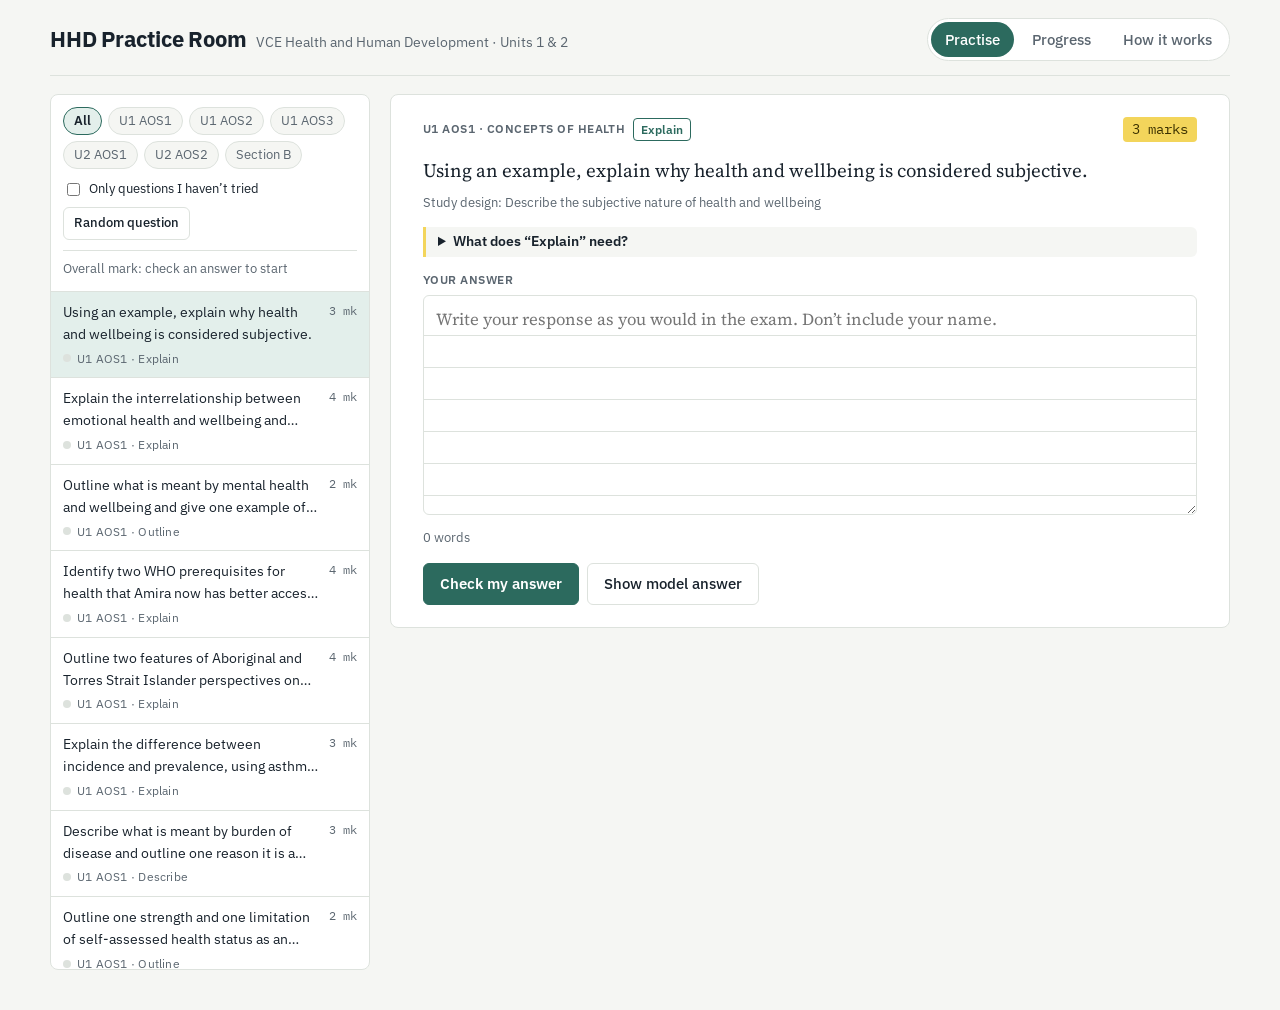
<file: index.html>
<!doctype html>
<html lang="en-AU">
<head>
<meta charset="utf-8">
<meta name="viewport" content="width=device-width,initial-scale=1,viewport-fit=cover">
<title>HHD Practice Room</title>
<meta name="description" content="VCE Health and Human Development Units 1 & 2 exam practice with marking guides and self-checking.">
<link rel="preconnect" href="https://fonts.googleapis.com">
<link rel="preconnect" href="https://fonts.gstatic.com" crossorigin>
<link rel="stylesheet" href="https://fonts.googleapis.com/css2?family=IBM+Plex+Sans:wght@400;500;600;700&family=Source+Serif+4:opsz,wght@8..60,400;8..60,600&family=IBM+Plex+Mono:wght@500&display=swap">
<link rel="stylesheet" href="styles.css">
<style>body{margin:0}img{max-width:100%}</style>
</head>
<body>
<div class="wrap">
<header class="top">
  <div class="brand"><h1>HHD Practice Room</h1><span>VCE Health and Human Development · Units 1 &amp; 2</span></div>
  <nav class="tabs" role="tablist" aria-label="Sections">
    <button role="tab" id="tab-practise" aria-selected="true" data-view="practise">Practise</button>
    <button role="tab" id="tab-progress" aria-selected="false" data-view="progress">Progress</button>
    <button role="tab" id="tab-about" aria-selected="false" data-view="about">How it works</button>
  </nav>
</header>

<main>
<section class="view" id="view-practise">
  <div class="practise">
    <aside class="list">
      <div class="filters">
        <div class="chips" id="areaChips"></div>
        <div class="listtools">
          <label style="font-size:.82rem;display:flex;gap:6px;align-items:center"><input type="checkbox" id="onlyNew"> Only questions I haven’t tried</label>
          <button class="btn small" id="randomBtn" type="button">Random question</button>
        </div>
        <div class="ov-mini" id="overallMini" aria-live="polite"></div>
      </div>
      <ul class="qlist" id="qlist"></ul>
    </aside>
    <article class="sheet" id="sheet"></article>
  </div>
</section>

<section class="view" id="view-progress" hidden></section>

<section class="view about" id="view-about" hidden>
  <h2>How marking works</h2>
  <p>This site doesn’t use AI to mark. When you select <strong>Check my answer</strong>, two things happen:</p>
  <ol>
    <li><strong>Automatic checks</strong> look for the habits that most often cost marks in VCAA exams, such as no dimension named, no direction (increase or decrease), or the case study not used. They don’t give marks. They point out things to look at.</li>
    <li><strong>You mark it yourself</strong> against the marking guide, point by point, with the model answer beside it. Only give yourself a mark if you can point to the sentence in your answer that earns it. If you’re unsure, leave it out and ask your teacher.</li>
  </ol>
  <p><strong>Your self-check mark is practice only.</strong> Your teacher’s mark is the one that counts.</p>
  <h2>Habits that cost marks</h2>
  <ul>
    <li><strong>Not linking.</strong> Saying “this improves physical health and wellbeing” is not enough. Show <em>how</em>: cause, then effect, then which dimension or indicator, and whether it goes up or down.</li>
    <li><strong>Generic statements.</strong> “Increases morbidity” earns less than “increases morbidity from asthma”.</li>
    <li><strong>Ignoring the stimulus.</strong> If a case study or data is given, quote it. Data needs numbers, units and years.</li>
    <li><strong>Unexplained abbreviations.</strong> Write “health and wellbeing (H&amp;W)” in full the first time in each question. Study design terms such as WHO, DALY, PBS and NDIS are fine. Never abbreviate “Aboriginal and Torres Strait Islander”.</li>
    <li><strong>Answering a different question.</strong> If it asks how <em>preventing</em> or <em>reducing</em> something helps, don’t write about the harm it causes. Read the question twice.</li>
    <li><strong>Comparing only one group.</strong> When a question is about a difference between groups, mention both groups.</li>
    <li><strong>Repeating one idea twice.</strong> When a question asks for two factors or two dimensions, each must be different.</li>
  </ul>
  <h2>Command terms</h2>
  <table id="termTable"><tbody></tbody></table>
  <h2>Your data</h2>
  <p>Everything you write stays in this browser on this device. Nothing is sent anywhere, and there’s no login. Your teacher can’t see your answers, and they won’t appear on another device. If you share a computer, others using the same browser can see your saved answers. Use <strong>Clear my progress</strong> on the Progress page when you’re done. Clearing your browser data also deletes them.</p>
</section>
</main>
</div>
<script src="questions.js"></script>
<script src="app.js"></script>
</body>
</html>
</file>
<file: styles.css>
/* Layout: exam-booklet workspace. Question list on the left, the answer page on the right, stacked on phones. */
:root{
  --bg:#f5f6f3; --paper:#ffffff; --ink:#18222c; --muted:#5b6670; --line:#dde2dd; --rule:#e7ebe6;
  --accent:#2c6a5e; --accent-ink:#ffffff; --accent-soft:#e3efeb;
  --mark:#f3d55b; --mark-ink:#3b3100;
  --good:#2f7a3d; --good-soft:#e5f2e6; --warn:#a2620a; --warn-soft:#fbf0dc; --bad:#b03a2e; --bad-soft:#f8e4e1;
  --f-ui:"IBM Plex Sans",system-ui,-apple-system,"Segoe UI",sans-serif;
  --f-q:"Source Serif 4",Georgia,"Times New Roman",serif;
  --f-num:"IBM Plex Mono",ui-monospace,Menlo,monospace;
  --r:8px;
}
@media (prefers-color-scheme: dark){:root:not([data-theme="light"]){
  --bg:#12181d; --paper:#1a2228; --ink:#e6ebe8; --muted:#9aa6ad; --line:#2d3940; --rule:#243036;
  --accent:#6bb8a6; --accent-ink:#0d1a17; --accent-soft:#1d3530;
  --mark:#d9bd45; --mark-ink:#231d00;
  --good:#7cc78a; --good-soft:#1c3122; --warn:#e2a54a; --warn-soft:#352816; --bad:#ec8a7f; --bad-soft:#3a1f1c;
  color-scheme:dark }}
:root[data-theme="dark"]{
  --bg:#12181d; --paper:#1a2228; --ink:#e6ebe8; --muted:#9aa6ad; --line:#2d3940; --rule:#243036;
  --accent:#6bb8a6; --accent-ink:#0d1a17; --accent-soft:#1d3530;
  --mark:#d9bd45; --mark-ink:#231d00;
  --good:#7cc78a; --good-soft:#1c3122; --warn:#e2a54a; --warn-soft:#352816; --bad:#ec8a7f; --bad-soft:#3a1f1c;
  color-scheme:dark }
*{box-sizing:border-box}
body{background:var(--bg);color:var(--ink);font-family:var(--f-ui);font-size:15px;line-height:1.55;
  padding-left:max(16px,env(safe-area-inset-left,0px));padding-right:max(16px,env(safe-area-inset-right,0px));padding-block:0 40px}
h1,h2,h3{text-wrap:balance;line-height:1.25;margin:0}
button,input,select,textarea{font:inherit;color:inherit}
:focus-visible{outline:2px solid var(--accent);outline-offset:2px}
.wrap{max-width:1180px;margin:0 auto}
header.top{display:flex;flex-wrap:wrap;align-items:center;justify-content:space-between;gap:12px;padding-block:18px 14px;border-bottom:1px solid var(--line)}
.brand{display:flex;align-items:baseline;gap:10px;flex-wrap:wrap}
.brand h1{font-size:1.35rem;font-weight:700;letter-spacing:-.01em}
.brand span{color:var(--muted);font-size:.85rem}
nav.tabs{display:flex;gap:4px;background:var(--paper);border:1px solid var(--line);border-radius:999px;padding:3px}
nav.tabs button{border:0;background:none;padding:6px 14px;border-radius:999px;cursor:pointer;color:var(--muted);font-weight:500}
nav.tabs button[aria-selected="true"]{background:var(--accent);color:var(--accent-ink)}
.notice{margin-top:14px;padding:10px 14px;border-radius:var(--r);background:var(--warn-soft);color:var(--ink);border:1px solid var(--line);font-size:.9rem}
main{padding-top:18px}
.view[hidden]{display:none}

/* Practise layout */
.practise{display:grid;grid-template-columns:320px minmax(0,1fr);gap:20px;align-items:start}
@media (max-width:860px){.practise{grid-template-columns:minmax(0,1fr)}.qlist{max-height:300px}}
aside.list{background:var(--paper);border:1px solid var(--line);border-radius:var(--r);overflow:hidden;min-width:0}
@media (min-width:861px){aside.list{position:sticky;top:12px;max-height:calc(100vh - 24px);display:flex;flex-direction:column}}
.filters{padding:12px;border-bottom:1px solid var(--line);display:flex;flex-direction:column;gap:10px}
.chips{display:flex;flex-wrap:wrap;gap:6px}
.chip{border:1px solid var(--line);background:var(--bg);border-radius:999px;padding:3px 10px;font-size:.8rem;cursor:pointer;color:var(--muted)}
.chip[aria-pressed="true"]{background:var(--accent-soft);border-color:var(--accent);color:var(--ink);font-weight:600}
.qlist{list-style:none;margin:0;padding:0;overflow:auto}
.qlist li button{display:grid;grid-template-columns:minmax(0,1fr) auto;gap:4px 10px;width:100%;text-align:left;border:0;border-bottom:1px solid var(--line);background:none;padding:10px 12px;cursor:pointer}
.qlist li button:hover{background:var(--bg)}
.qlist li button[aria-current="true"]{background:var(--accent-soft)}
.qlist .qt{font-size:.88rem;display:-webkit-box;-webkit-line-clamp:2;-webkit-box-orient:vertical;overflow:hidden;min-width:0}
.qlist .qm{font-family:var(--f-num);font-size:.75rem;color:var(--muted);white-space:nowrap}
.qlist .qs{grid-column:1/-1;display:flex;gap:6px;align-items:center;font-size:.72rem;color:var(--muted);letter-spacing:.02em}
.dot{width:8px;height:8px;border-radius:50%;background:var(--line);display:inline-block}
.dot.full{background:var(--good)} .dot.part{background:var(--warn)} .dot.low{background:var(--bad)}
.gen{padding:12px;border-top:1px solid var(--line);display:flex;flex-direction:column;gap:8px;background:var(--bg)}
.gen label{font-size:.8rem;color:var(--muted)}
.gen .row{display:flex;gap:6px}
.gen select{flex:1;min-width:0;padding:6px 8px;border:1px solid var(--line);border-radius:6px;background:var(--paper)}

.sheet{background:var(--paper);border:1px solid var(--line);border-radius:var(--r);padding:22px clamp(16px,3vw,32px);min-width:0}
.meta{display:flex;flex-wrap:wrap;gap:8px;align-items:center;margin-bottom:14px}
.tag{font-size:.75rem;letter-spacing:.04em;text-transform:uppercase;color:var(--muted);font-weight:600}
.term{font-size:.78rem;border:1px solid var(--accent);color:var(--accent);border-radius:4px;padding:1px 7px;font-weight:600}
.marks{margin-left:auto;font-family:var(--f-num);font-size:.85rem;background:var(--mark);color:var(--mark-ink);padding:2px 9px;border-radius:4px}
.stim{border:1px solid var(--line);border-radius:6px;padding:12px 16px;margin-bottom:16px;background:var(--bg);font-size:.93rem}
.stim p{margin:.4em 0}
.stim .src{font-size:.78rem;color:var(--muted);font-style:italic}
.tbl{overflow-x:auto}
.stim table{border-collapse:collapse;font-size:.88rem;min-width:420px;margin:6px 0}
.stim th,.stim td{border:1px solid var(--line);padding:5px 9px;text-align:left}
.stim td:not(:first-child),.stim th:not(:first-child){text-align:right;font-variant-numeric:tabular-nums}
.stem{font-family:var(--f-q);font-size:1.18rem;line-height:1.5;margin:0 0 8px;max-width:68ch}
.kk{font-size:.82rem;color:var(--muted);margin:0 0 14px}
details.tip{font-size:.88rem;margin-bottom:14px;border-left:3px solid var(--mark);padding:4px 12px;background:var(--bg);border-radius:0 6px 6px 0}
details.tip summary{cursor:pointer;font-weight:600}
.answer{width:100%;min-height:220px;resize:vertical;border:1px solid var(--line);border-radius:6px;padding:8px 12px;
  font-family:var(--f-q);font-size:1.05rem;line-height:32px;background-color:var(--paper);
  background-image:repeating-linear-gradient(to bottom,transparent 0,transparent 31px,var(--line) 31px,var(--line) 32px);background-attachment:local;background-position:0 8px}
.under{display:flex;flex-wrap:wrap;gap:10px;align-items:center;justify-content:space-between;margin-top:6px;font-size:.8rem;color:var(--muted)}
.photo{margin-top:12px;font-size:.88rem;display:flex;flex-direction:column;gap:6px}
.thumbs{display:flex;gap:8px;flex-wrap:wrap}
.thumbs figure{margin:0;position:relative}
.thumbs img{width:84px;height:84px;object-fit:cover;border-radius:6px;border:1px solid var(--line)}
.thumbs button{position:absolute;top:2px;right:2px;border:0;border-radius:50%;width:22px;height:22px;background:var(--ink);color:var(--paper);cursor:pointer;line-height:1}
.actions{display:flex;flex-wrap:wrap;gap:8px;margin-top:16px}
.btn{border:1px solid var(--line);background:var(--paper);padding:8px 16px;border-radius:6px;cursor:pointer;font-weight:500}
.btn.primary{background:var(--accent);border-color:var(--accent);color:var(--accent-ink);font-weight:600}
.btn:disabled{opacity:.55;cursor:not-allowed}
.btn.small{padding:5px 10px;font-size:.82rem}
.btn.danger{color:var(--bad);border-color:var(--bad)}

.feedback{margin-top:22px;border-top:2px solid var(--ink);padding-top:16px}
.status{display:flex;align-items:center;gap:10px;color:var(--muted);font-size:.92rem}
.spinner{width:16px;height:16px;border:2px solid var(--line);border-top-color:var(--accent);border-radius:50%;animation:spin 1s linear infinite}
@keyframes spin{to{transform:rotate(360deg)}}
@media (prefers-reduced-motion:reduce){.spinner{animation:none}}
.score{display:flex;flex-wrap:wrap;align-items:baseline;gap:12px;margin-bottom:10px}
.score .big{font-family:var(--f-num);font-size:2rem;font-weight:500}
.band{font-size:.8rem;padding:2px 9px;border-radius:999px;font-weight:600}
.band.full{background:var(--good-soft);color:var(--good)} .band.part{background:var(--warn-soft);color:var(--warn)} .band.low{background:var(--bad-soft);color:var(--bad)}
.estimate{font-size:.8rem;color:var(--muted)}
.crit{width:100%;border-collapse:collapse;font-size:.9rem;margin:8px 0 14px}
.crit td{border-top:1px solid var(--line);padding:8px 6px;vertical-align:top}
.crit td.m{font-family:var(--f-num);white-space:nowrap;text-align:right;width:56px}
.crit .why{color:var(--muted);font-size:.85rem;display:block;margin-top:2px}
.fbgrid{display:grid;grid-template-columns:repeat(auto-fit,minmax(240px,1fr));gap:14px}
.fbgrid section{min-width:0}
.fbgrid h3,.feedback h3{font-size:.8rem;text-transform:uppercase;letter-spacing:.06em;color:var(--muted);margin:6px 0}
.fbgrid ul{margin:0;padding-left:18px}
.tryit{margin-top:14px;padding:12px 14px;border-radius:6px;background:var(--accent-soft);font-family:var(--f-q)}
.note{font-size:.85rem;color:var(--muted);margin-top:10px}
.transcript{font-family:var(--f-q);white-space:pre-wrap;background:var(--bg);border:1px solid var(--line);border-radius:6px;padding:10px 12px;font-size:.95rem}
.modelans{margin-top:18px;border:1px dashed var(--accent);border-radius:6px;padding:12px 16px}
.modelans p{font-family:var(--f-q);margin:.5em 0}
.modelans ul{font-size:.88rem;padding-left:18px}
.err{color:var(--bad);font-size:.9rem}
.confirm{display:inline-flex;gap:6px;align-items:center;font-size:.85rem;flex-wrap:wrap}

/* Progress */
.cards{display:grid;grid-template-columns:repeat(auto-fit,minmax(200px,1fr));gap:12px}
.card{background:var(--paper);border:1px solid var(--line);border-radius:var(--r);padding:14px;min-width:0}
.card .lab{font-size:.75rem;text-transform:uppercase;letter-spacing:.05em;color:var(--muted)}
.card .val{font-family:var(--f-num);font-size:1.5rem;margin:4px 0}
.bar{height:6px;background:var(--rule);border-radius:3px;overflow:hidden;background:var(--line)}
.bar i{display:block;height:100%;background:var(--accent)}
.card .sub{font-size:.8rem;color:var(--muted);margin-top:6px}
.block{background:var(--paper);border:1px solid var(--line);border-radius:var(--r);padding:18px;margin-top:16px}
.block h2{font-size:1.1rem;margin-bottom:8px}
.block ul{padding-left:18px;margin:6px 0}
.plan{font-size:.95rem;max-width:75ch}
.plan h4{margin:14px 0 4px;font-size:.95rem}
.hist{width:100%;border-collapse:collapse;font-size:.88rem}
.histwrap{overflow-x:auto}
.hist th,.hist td{text-align:left;border-bottom:1px solid var(--line);padding:7px 6px;vertical-align:top}
.hist td.n{font-family:var(--f-num);white-space:nowrap}
.about{max-width:75ch}
.about h2{font-size:1.1rem;margin:22px 0 6px}
.about table{border-collapse:collapse;font-size:.9rem;width:100%}
.about td,.about th{border-bottom:1px solid var(--line);padding:6px;text-align:left;vertical-align:top}
[hidden]{display:none!important}

/* ---- Self-check additions ---- */
.qc{list-style:none;margin:6px 0 0;padding:0;display:flex;flex-direction:column;gap:6px;font-size:.9rem}
.qc li{display:grid;grid-template-columns:22px minmax(0,1fr);gap:8px;align-items:start}
.qc .ic{font-family:var(--f-num);font-weight:700;text-align:center;border-radius:4px;line-height:20px}
.qc .ok .ic{color:var(--good);background:var(--good-soft)}
.qc .warn .ic{color:var(--warn);background:var(--warn-soft)}
.panel{border:1px solid var(--line);border-radius:6px;padding:14px 16px;margin-top:14px;background:var(--paper)}
.panel h3{font-size:.8rem;text-transform:uppercase;letter-spacing:.06em;color:var(--muted);margin:0 0 8px}
.crit-row{display:grid;grid-template-columns:minmax(0,1fr) auto;gap:10px;align-items:center;border-top:1px solid var(--line);padding:10px 0}
.crit-row:first-of-type{border-top:0}
.crit-row .t{font-size:.92rem}
.seg{display:inline-flex;border:1px solid var(--line);border-radius:6px;overflow:hidden}
.seg button{border:0;background:var(--paper);padding:5px 11px;cursor:pointer;font-family:var(--f-num);font-size:.85rem;color:var(--ink)}
.seg button+button{border-left:1px solid var(--line)}
.seg button[aria-pressed="true"]{background:var(--accent);color:var(--accent-ink)}
.total{display:flex;flex-wrap:wrap;align-items:baseline;gap:12px;margin-top:12px}
.total .big{font-family:var(--f-num);font-size:1.6rem}
.notes{font-size:.85rem;color:var(--muted);margin:8px 0 0;padding-left:18px}
.bands{display:flex;flex-direction:column;gap:6px}
.bands label{display:grid;grid-template-columns:auto 64px minmax(0,1fr);gap:10px;align-items:start;font-size:.9rem;padding:8px;border:1px solid var(--line);border-radius:6px;cursor:pointer}
.bands label:has(input:checked){border-color:var(--accent);background:var(--accent-soft)}
.bands .r{font-family:var(--f-num)}
.howto{font-size:.88rem;background:var(--bg);border-left:3px solid var(--mark);padding:8px 12px;border-radius:0 6px 6px 0;margin:0 0 10px}
.sr{position:absolute;width:1px;height:1px;overflow:hidden;clip:rect(0 0 0 0);white-space:nowrap}
.listtools{display:flex;gap:8px;flex-wrap:wrap;align-items:center}

/* ---- Overall mark ---- */
.ov-mini{font-size:.82rem;color:var(--muted);border-top:1px solid var(--line);padding-top:8px}
.ov-mini strong{color:var(--ink);font-family:var(--f-num);font-weight:500}
.overall{display:grid;grid-template-columns:auto minmax(0,1fr);gap:24px;align-items:center;margin-top:0}
@media (max-width:600px){.overall{grid-template-columns:minmax(0,1fr);gap:12px}}
.overall .lab{font-size:.75rem;text-transform:uppercase;letter-spacing:.05em;color:var(--muted)}
.ov-num{font-family:var(--f-num);font-size:2.4rem;line-height:1.1;margin:4px 0}
.ov-pct{display:flex;gap:10px;align-items:center;font-family:var(--f-num)}
.ov-pct .band{font-family:var(--f-ui)}
.ov-side p{margin:0 0 8px;font-size:.92rem}
</file>
